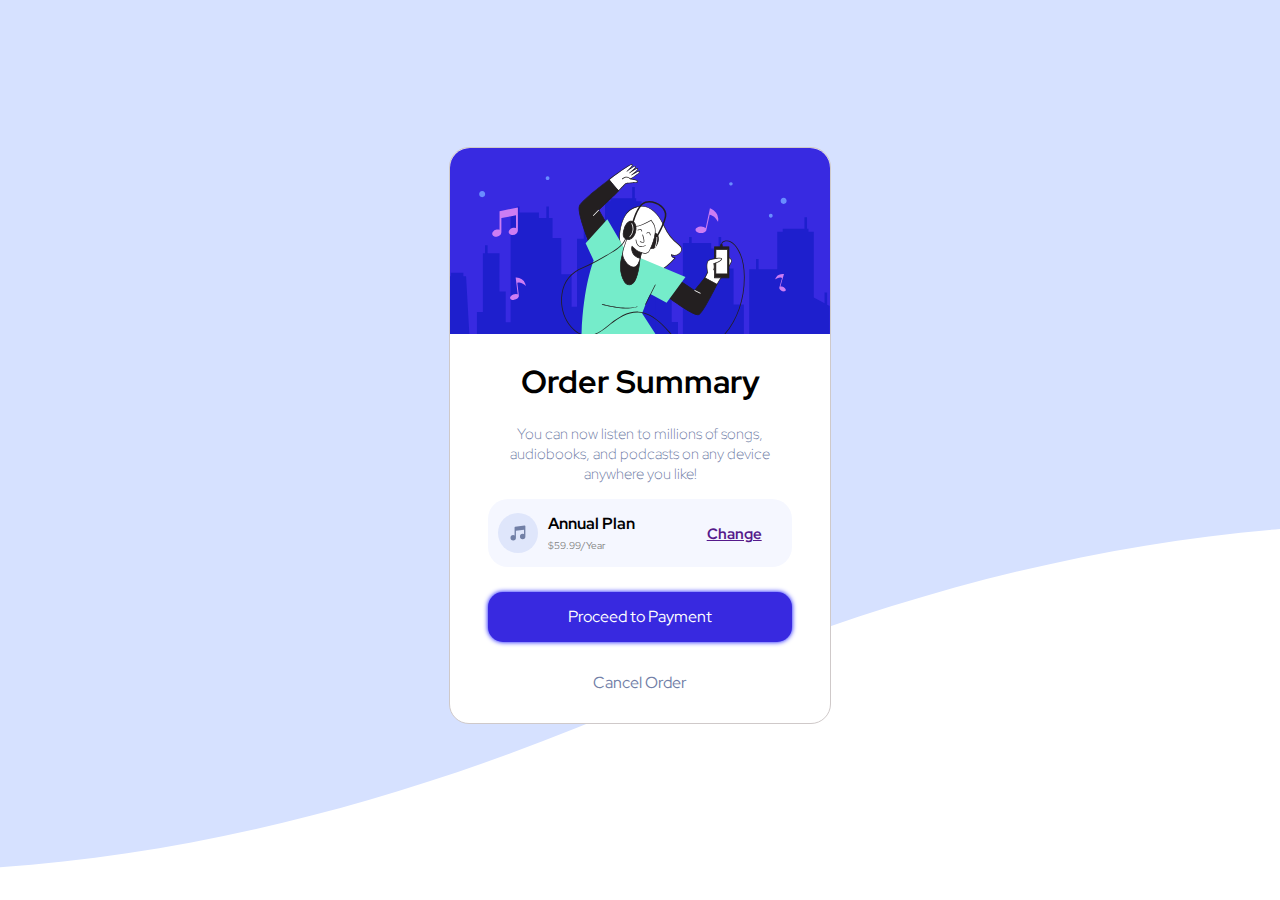
<file: Group-57-Order-Summary-Component-main/index.html>
<!DOCTYPE html>
<html lang="en">
<head>
    <meta charset="UTF-8">
    <meta http-equiv="X-UA-Compatible" content="IE=edge">
    <meta name="viewport" content="width=device-width, initial-scale=1.0">
    <link rel="preconnect" href="https://fonts.googleapis.com">
    <link rel="preconnect" href="https://fonts.gstatic.com" crossorigin>
    <link href="https://fonts.googleapis.com/css2?family=Lato:wght@100&family=Red+Hat+Display:wght@800;900&display=swap" rel="stylesheet">
    <link rel="stylesheet" href="style.css">
    <link rel="shortcut icon" type="image/x-icon" href="./images/favicon-32x32.png">
    <title>Group 57 CapStone Project</title>
</head>
<body>

    <!-- Order Summary Componet Card -->
    <div class="container">
        <!-- Image at the top -->
        <div class="image">
            <img src="./images/illustration-hero.svg" alt="">
        </div>
        <!-- Order Summary Content -->
        <div class="content">
            <h1>Order Summary</h1>
            <p>You can now listen to millions of songs, audiobooks, and podcasts on any device anywhere you like!</p>
        </div>
        <!-- Order plan -->
        <div class="year">
            <img src="./images/icon-music.svg" alt="">
            <div class="years">
                <h2>Annual Plan</h2>
                <p>$59.99/year</p>
            </div>
            <p class="chan"><a href="">Change</a></p>
        </div>
        <!-- Payment -->
        <div class="btn">
            <a href="#">Proceed to Payment</a> 
        </div>
            <a class="last" href="#">Cancel Order</a>   
    </div>

</body>
</html>
</file>
<file: Group-57-Order-Summary-Component-main/style.css>
/* Basic CSS */
body{
    height: 95vh;
    background: url('./images/pattern-background-desktop.svg') no-repeat;
    background-size: cover;
    background-position: center;
    font-family: 'Lato', sans-serif;
    font-family: 'Red Hat Display', sans-serif;
    color:black;
    display: flex;
    align-items: center;
    justify-content: center;
}

.container{
     width: 30%;
     display: flex;
     justify-content: center;
     align-items: center;
     flex-direction: column;
     border-radius: 20px;
     border:1px solid hsl(0, 6%, 80%);
     background-color: white;
}

.container .image{
    width: 100%;
}

.container .image img{
    width: 100%;
    border-top-left-radius: 20px;
    border-top-right-radius: 20px;
}

.container h1{
    font-weight:bolder;
}

.content{
    text-align: center;   
}

.content p{
    display: block;
    margin-left:30px;
    margin-right: 30px;
    font-size: 15px;
    text-align: center;
    color:hsl(224, 23%, 55%);
    font-weight:100;
}
    
   



.year{
    display: flex;
    justify-content: space-between;
    background-color:hsl(225, 100%, 98%);
    border-radius: 20px; 
    font-size: 13px;
    width:80%;
    
    
}

.year img{
    height:40px;
    width:50px;
    margin-top: 10px;
    margin-left: 10px;
    position: relative;
    top:4px;
}
.year p{
    margin-top:30px;
    margin-right: 10px;
    margin-right:30px;
    position: relative;
    bottom:5px;
    font-size:10px;
}

.year .chan{
    font-weight: bolder;
    font-size:15px;
}

.chan a:hover{
    text-decoration: none;
    color:hsl(251, 92%, 64%);
}

.years{
    position: relative;
    left:10px;
    margin-right: 40px;
    width:100%;
    
}

.years p{
    margin-top: 10px;
    text-transform: capitalize;
    color:hsl(0, 0%, 51%)
}

.years h2{
    margin-bottom: 1px;
    font-size:16px;
} 

.btn{
    display: block;
    margin-top:25px;
    background-color:hsl(245, 75%, 52%);
    height:50px;
    /* margin: 25px 30px; */
    border-radius: 15px;
    width:80%;
    text-align: center;
    display: flex;
    align-items: center;
    justify-content: center;
    box-shadow: 0 0 5px blue;
}

.btn:hover{
    background-color:hsl(251, 92%, 64%);
}

.btn a{
    /* margin-top:15px; */
    text-decoration: none;
    color: white;
} 

.last{
    padding-top:30px;
    padding-bottom: 30px;
    color:hsl(224, 23%, 55%);
    text-decoration: none;
}

.last:hover{
    color: black;
    
}




/* Tablet CSS */

@media screen and (max-width:1000px) {
    body{
        height: 100vh;
    }
    .container{
        width: 70%;
    }
}

/* Mobile CSS */
@media screen and (max-width:500px){
    body{
        height: 90vh;
        background: url('./images/pattern-background-mobile.svg') no-repeat;
        background-size: cover;
        background-position: center;
    }
    .container{
        width: 90%;
    }
}
</file>
